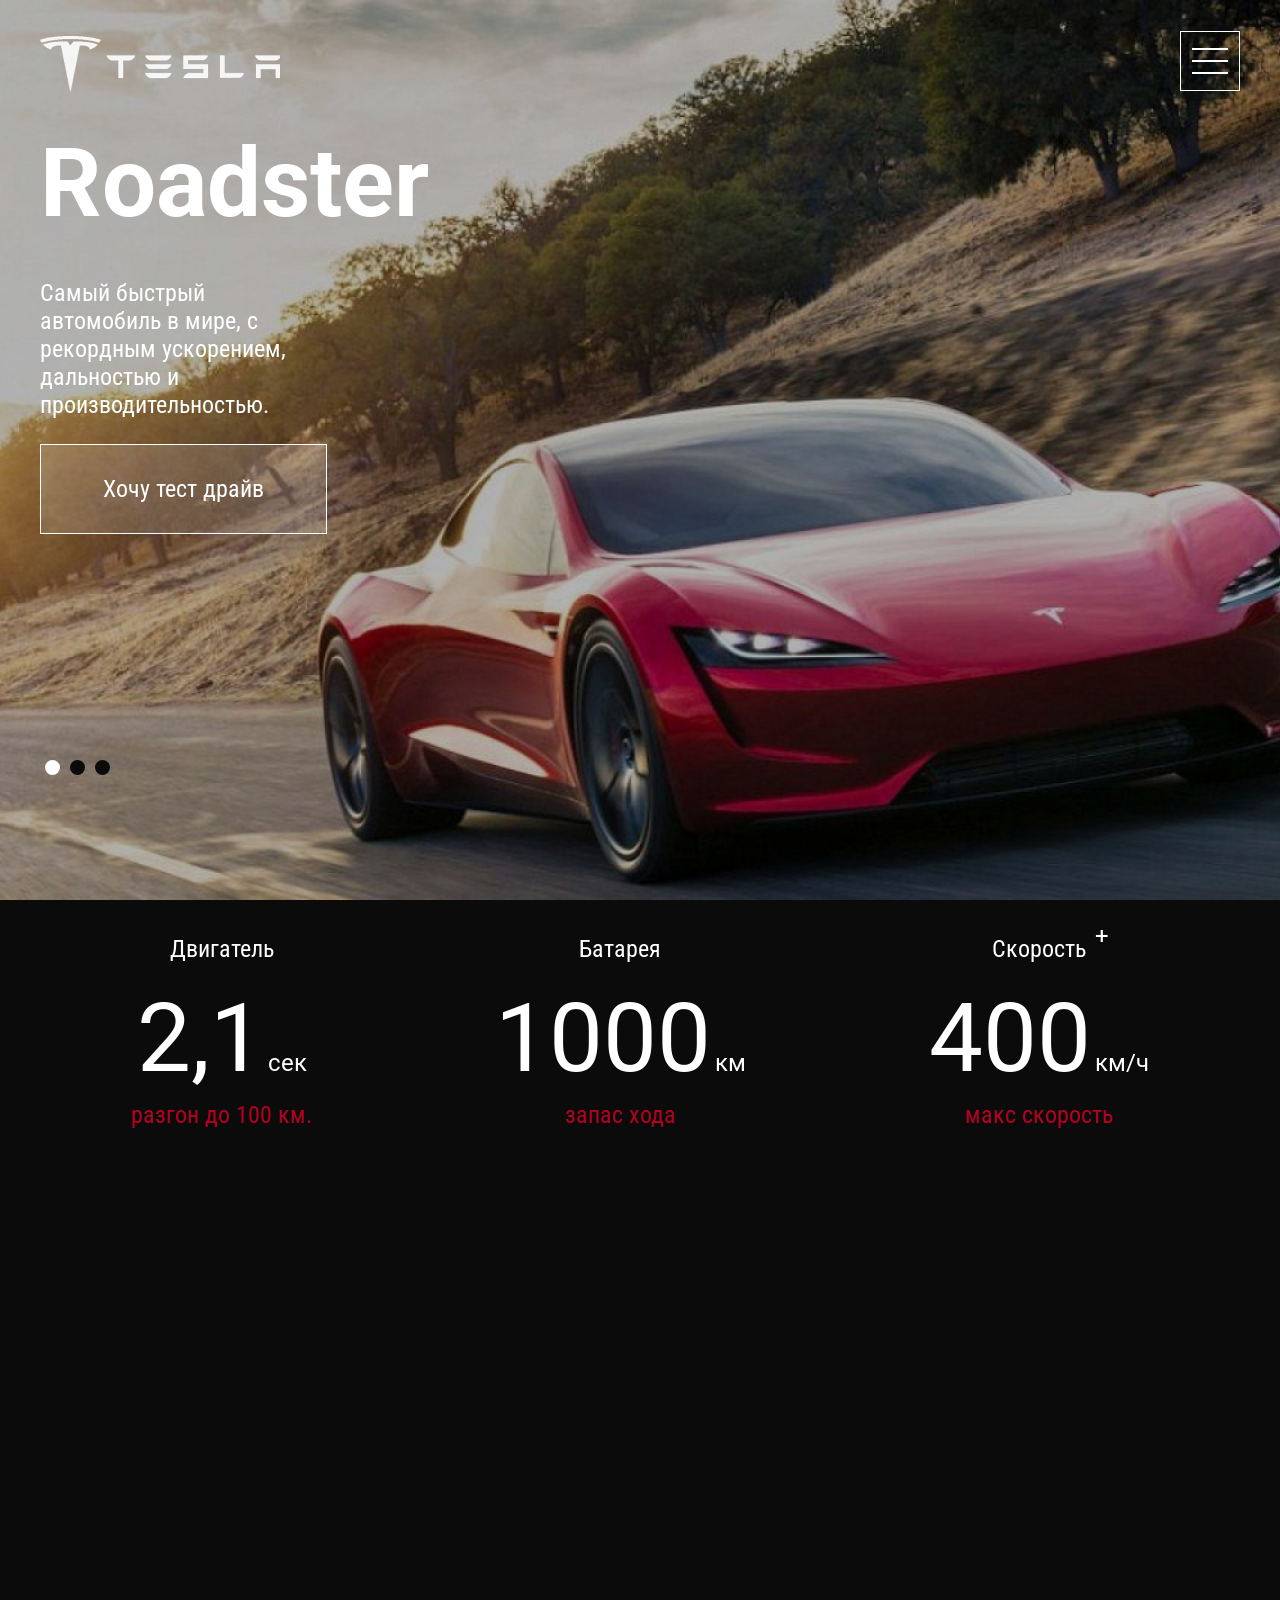
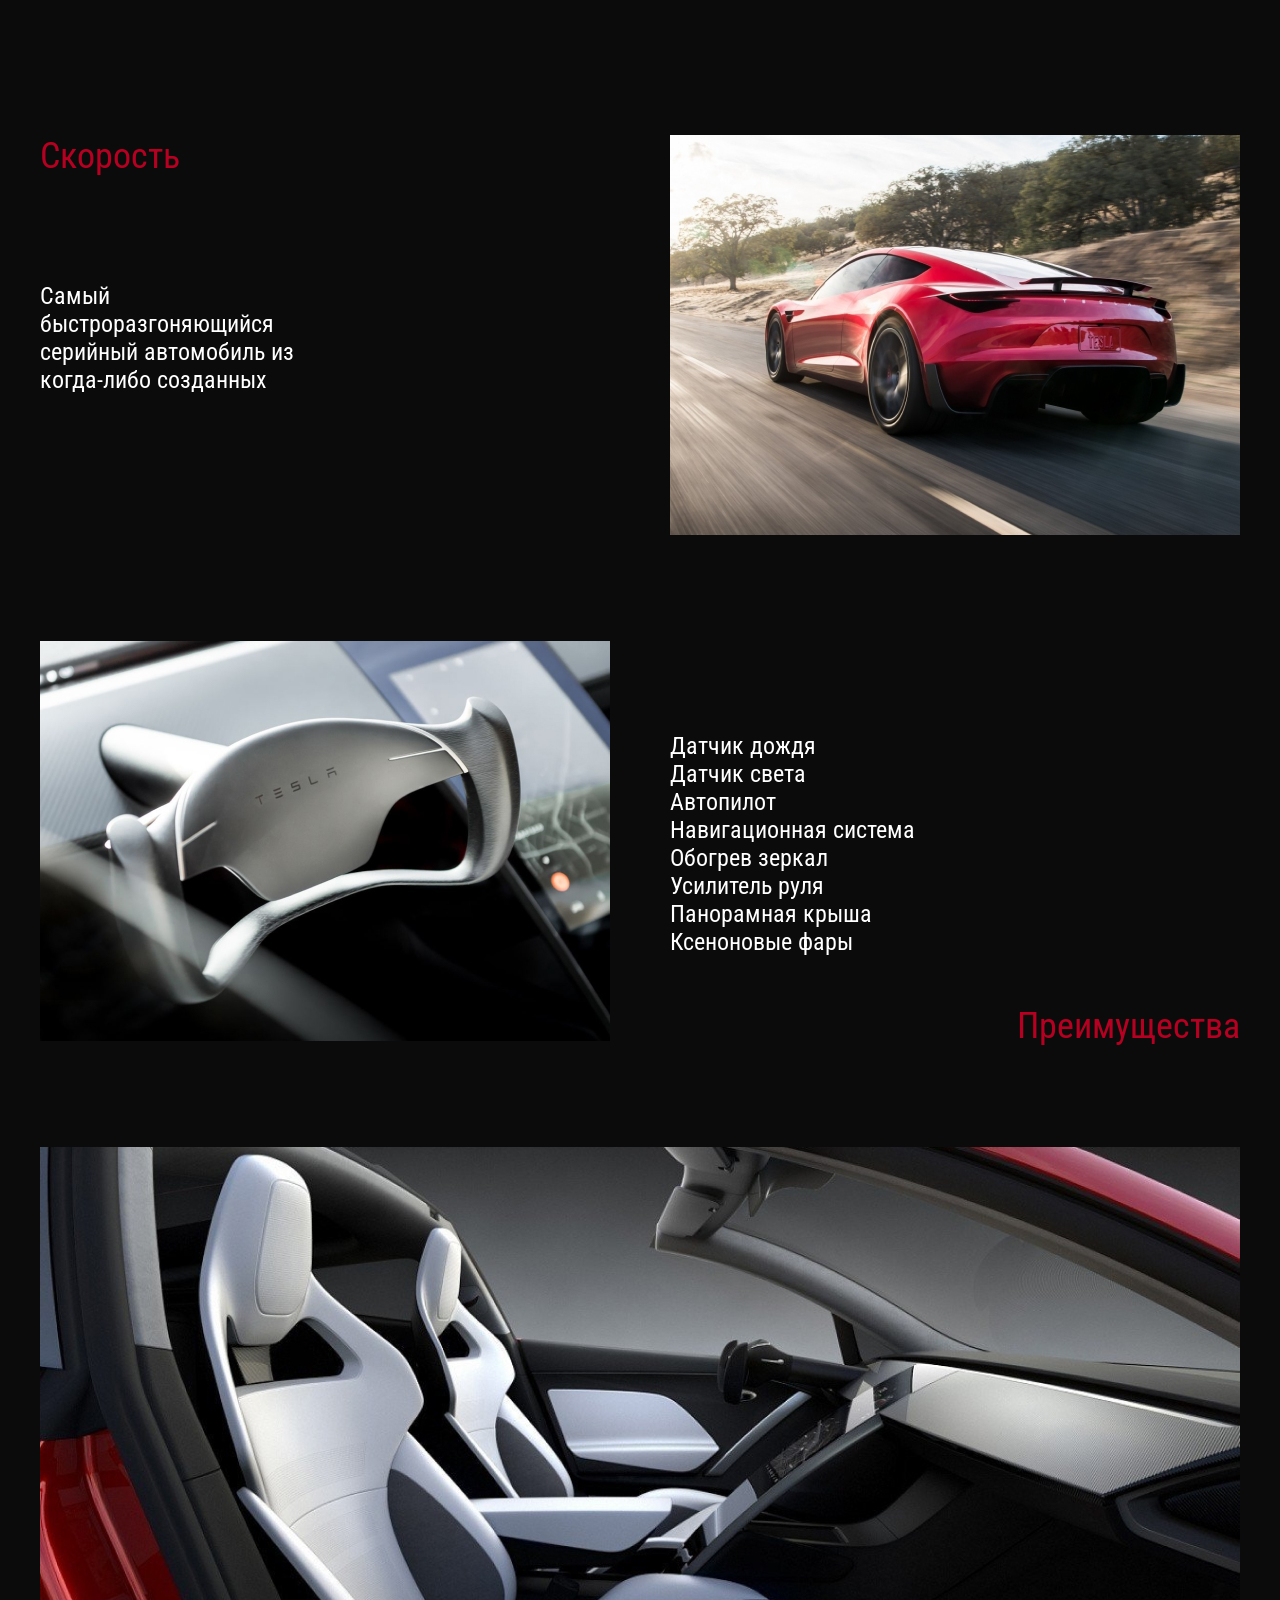
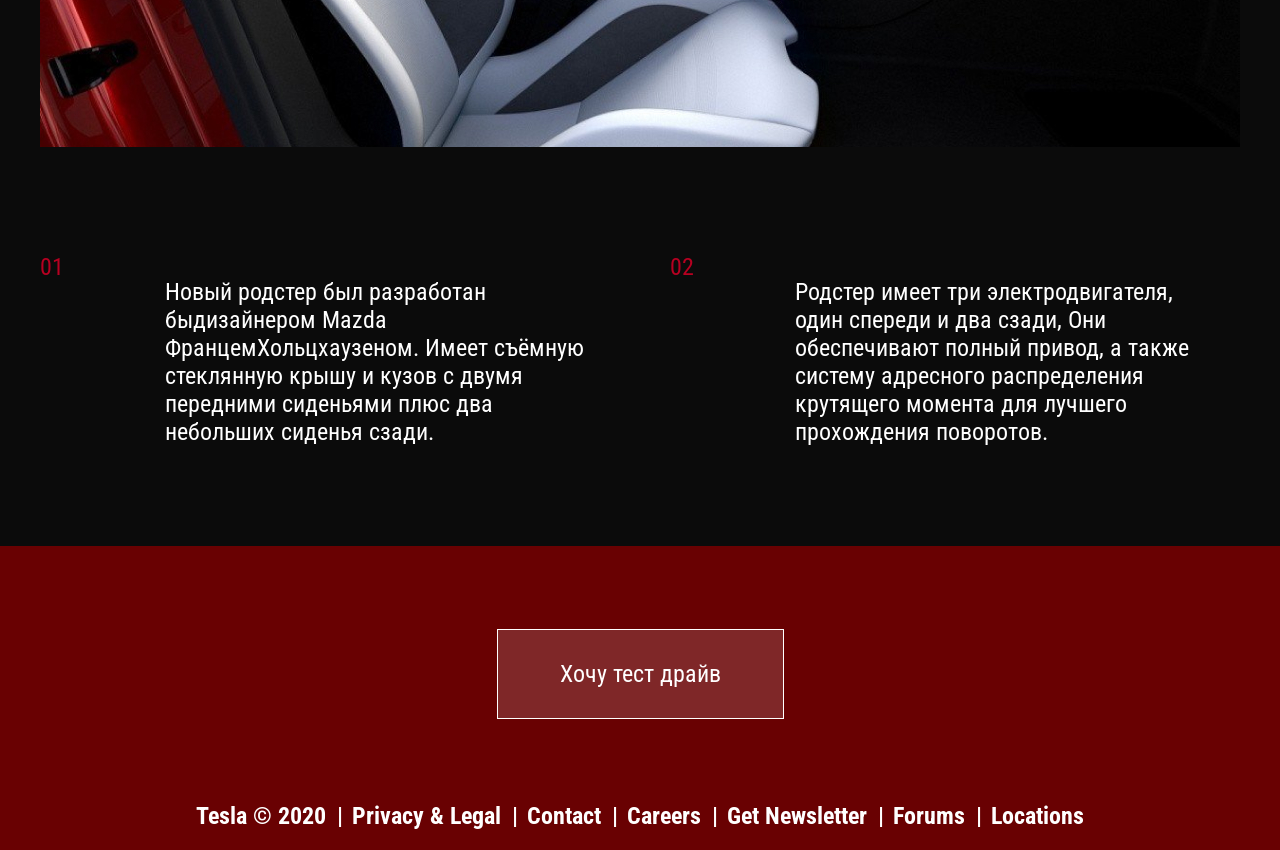
<file: index.html>
<!DOCTYPE html>
<html lang="en">
<head>
  <meta charset="UTF-8">
  <meta name="viewport" content="width=device-width, initial-scale=1.0">
  <meta http-equiv="X-UA-Compatible" content="ie=edge">
  <title>Document</title>
  <link href="https://fonts.googleapis.com/css?family=Roboto|Roboto+Condensed:400,700&display=swap&subset=cyrillic" rel="stylesheet">
  <link rel="stylesheet" href="css/reset.css">
  <link rel="stylesheet" href="css/slick.css">
  <link rel="stylesheet" href="css/style.css">
</head>
<body>
  <header class="header">
    <div class="container">
      <div class="header-top">
        <div class="logo">
          <a href="#">
            <img src="images/logo.png" alt="">
          </a>
        </div>
        <div class="header-btn">
          <div></div>
          <div></div>
          <div></div>
        </div>
      </div>
      <div class="header-content">
        <h1 class=header-content_title>
          Roadster
        </h1>
        <div class="header-content_text">
          Самый быстрый автомобиль в мире, с рекордным ускорением, дальностью и производительностью.
        </div>
        <a href="#" class="button">
          Хочу тест драйв
        </a>
      </div>
    </div>
       
  </header>

  <nav class="menu">
    <div class="container container-menu">
    <div class="close-btn"></div>
    <div class="menu_list">
      <ul>
        <li><a href="#">Узнать цену</a></li>
        <li><a href="#">Характеристики</a></li>
        <li><a href="#">Тест Драйв</a></li>
        <li><a href="#">Новости</a></li>
        <li><a href="#">Контакты</a></li>           
      </ul>
    </div>
  </div>
  </nav>

  <section class="slider-top">
  <div class="slider">
<div class="slider_item" style="background-image: url(images/slide-1.jpg);"></div>
<div class="slider_item" style="background-image: url(images/slide-2.jpg);"></div>
<div class="slider_item" style="background-image: url(images/slide-3.jpg);"></div>

  </div>
</section>

 <section class="statistics">
  <div class="container">
   <div class="statistics-items">
    <div class="statistics-item">
    <div class="statistics-item_title">
      Двигатель

    </div>
      <div class="statistics-item_num">
        2,1 <span>сек</span>

      </div>
        <div class="statistics-item_descr">
        разгон до 100 км.
        </div>
   </div>
   <div class="statistics-item">
    <div class="statistics-item_title">
      Батарея
    </div>
      <div class="statistics-item_num">
        1000 <span>км</span>

      </div>
        <div class="statistics-item_descr">
        запас хода
        </div>

  </div>
  <div class="statistics-item">
    <div class="statistics-item_title">
      Скорость

    </div>
      <div class="statistics-item_num statistics-item_num--speed">
        400 <span>км/ч</span>

      </div>
        <div class="statistics-item_descr">
        макс скорость
        </div>
     </div>
  </div>
  </div>
</section>

<section class="video">
  <div class="container">
    <iframe width="100%" height="400" src="https://www.youtube.com/embed/tw4jkyfY4HE" frameborder="0" allow="accelerometer; autoplay; encrypted-media; gyroscope; picture-in-picture" allowfullscreen></iframe>
</div>
</section>

<section class="advantages">
  <div class="container">
    <div clas="advantages-inner">
      <div class="advantages-inner_row">
        <div class="advantages-descr">
         <div class="advantages_title">Скорость</div>
        <div class="advantages_text">
          Самый 
          быстроразгоняющийся 
          серийный автомобиль 
          из когда-либо созданных
        </div>
        </div>

        <div class="advantages_img">
          <img src="images/advantages-1.jpg" alt="">
        </div>
      </div>

        <div class="advantages-inner_row advantages-inner_row--mobile">
          <div class="advantages_img"><img src="images/advantages-2.jpg" alt="">
        </div>
        <div class="advantages-descr">
          
         <div class="advantages_text">
           <ul>
           <li>Датчик дождя</li>
           <li>Датчик света</li>
           <li>Автопилот</li>
           <li>Навигационная система</li>
           <li>Обогрев зеркал</li>
           <li>Усилитель руля</li>
           <li>Панорамная крыша</li>
           <li>Ксеноновые фары</li>
          </ul>
         
         </div>
         <div class="advantages_title advantages_title--bottom">Преимущества</div>
         </div>

      </div>
    </div>
  </div>
</section>

<section class="design">
 <div class="container">
   <div class="design_images">
     <img src="images/design.jpg" alt="">
   </div>
   <div class="design-row">
     <div class="design-row_item">
      <div class="design-row_item-num">01</div>
        <div class="design-row_item-text">
        Новый родстер был разработан быдизайнером Mazda ФранцемХольцхаузеном. 
        Имеет съёмную стеклянную крышу и кузов с двумя передними сиденьями плюс два небольших сиденья сзади.
        </div>
     </div>
     <div class="design-row_item">
      <div class="design-row_item-num">02</div>
        <div class="design-row_item-text">
          Родстер имеет три электродвигателя, один спереди и два сзади, 
          Они обеспечивают полный привод, а также систему адресного распределения крутящего момента для лучшего прохождения поворотов.
        </div>
     </div>
   </div>
 </div>                    
</section>

<footer class="footer">
  <div class="container">
   <div class="footer-btn">
    <a class="button"  href="#">
      Хочу тест драйв
    </a>
   </div>
   <div class="footer-copy">
   <ul>
     <li>Tesla © 2020</li>
     <li><a href="#">Privacy & Legal</a></li>
     <li><a href="#">Contact</a></li>
     <li><a href="#">Careers</a></li>
     <li><a href="#">Get Newsletter</a></li>
     <li><a href="#">Forums</a></li>
     <li><a href="#">Locations</a></li>
   </ul>
     
  </div>
  </div>
</footer>



  <script src="https://ajax.googleapis.com/ajax/libs/jquery/3.4.1/jquery.min.js"></script>
  <script src="js/slick.min.js"></script>
  <script src="js/main.js"></script>
</body>
</html>
</file>
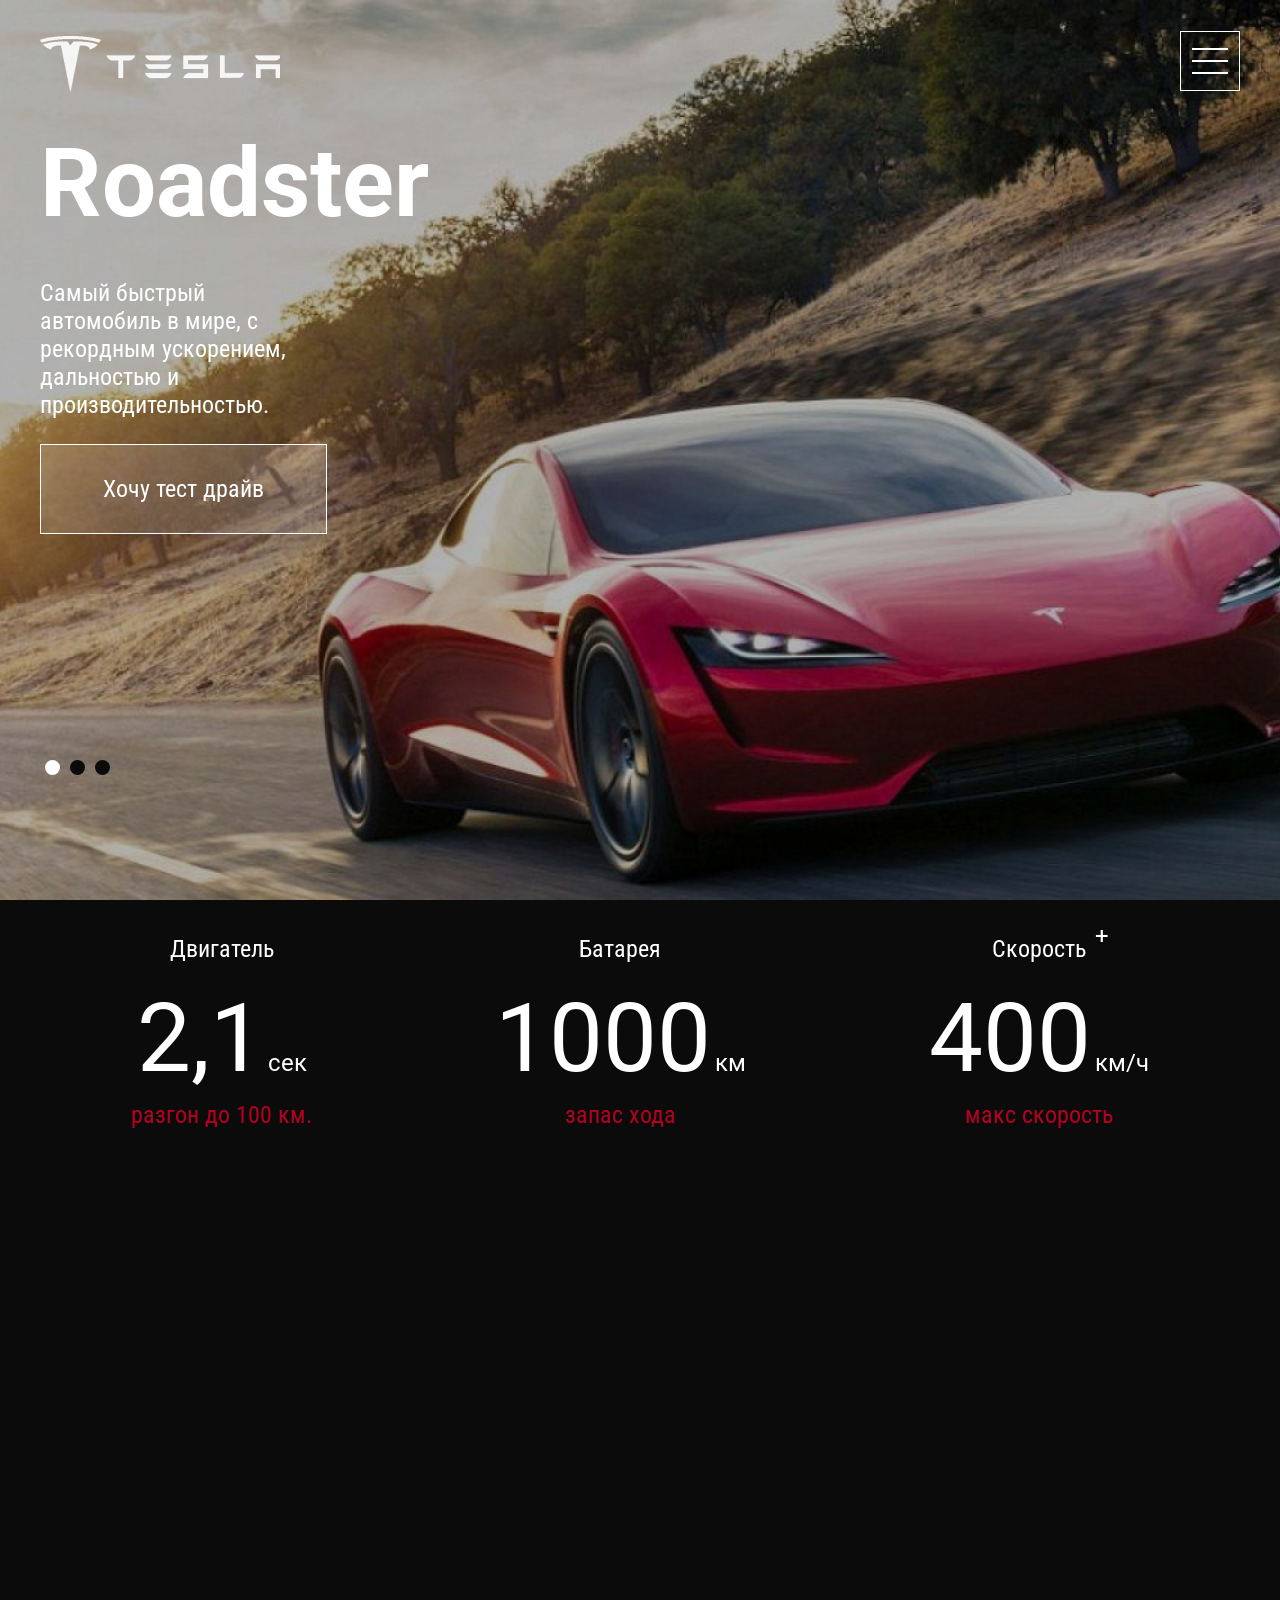
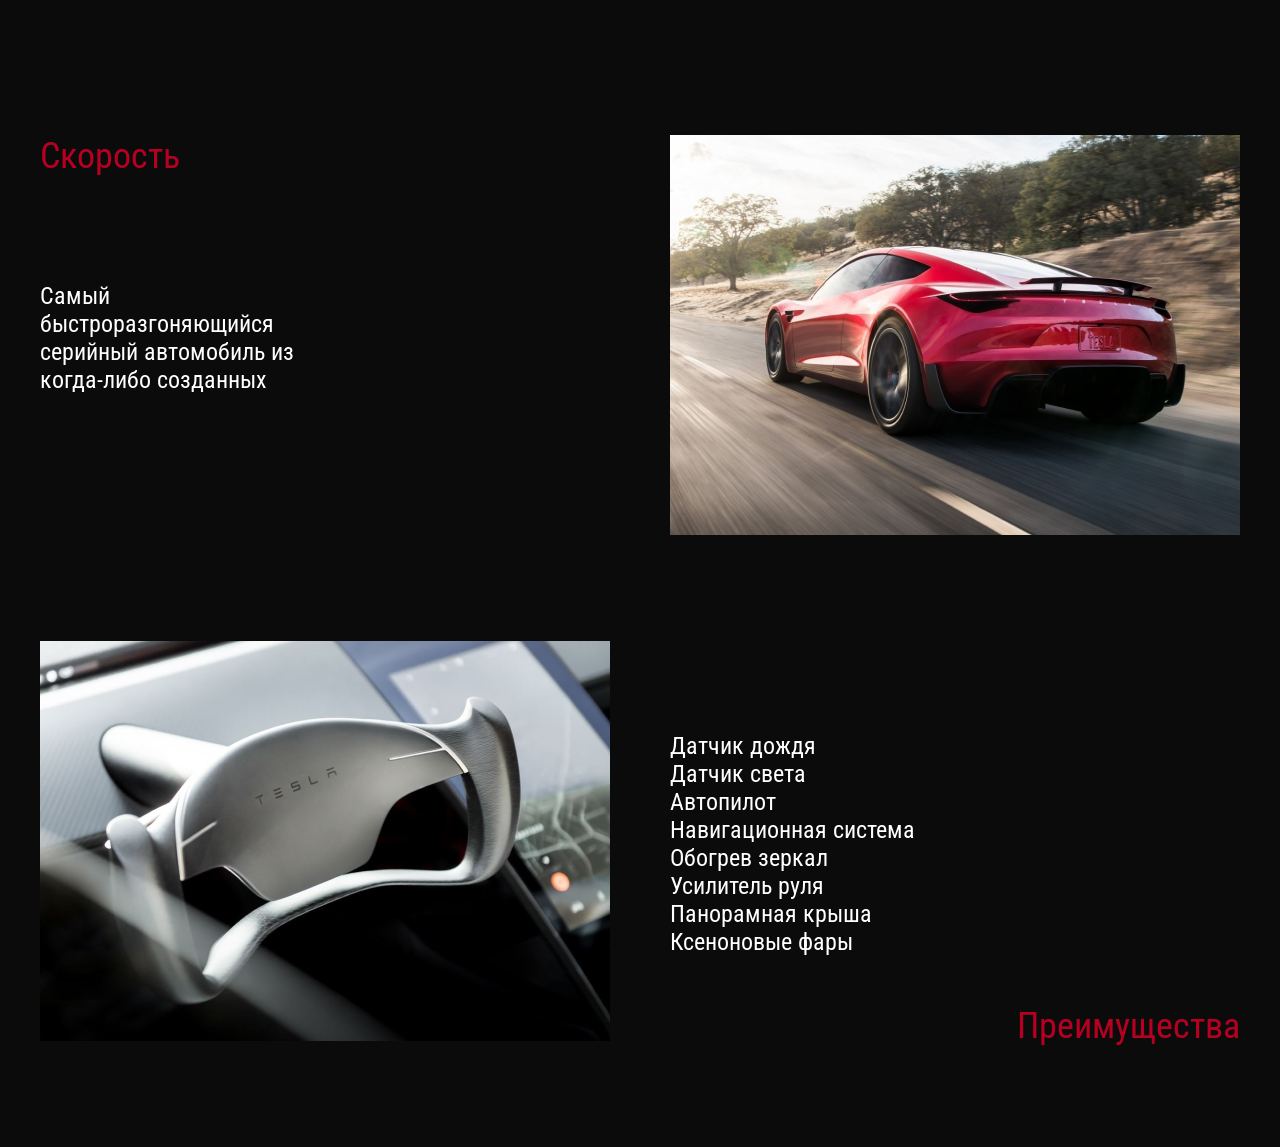
<file: images/index.html>
<!DOCTYPE html>
<html lang="en">
<head>
  <meta charset="UTF-8">
  <meta name="viewport" content="width=device-width, initial-scale=1.0">
  <meta http-equiv="X-UA-Compatible" content="ie=edge">
  <title>Document</title>
  <link href="https://fonts.googleapis.com/css?family=Roboto|Roboto+Condensed:400,700&display=swap&subset=cyrillic" rel="stylesheet">
  <link rel="stylesheet" href="css/reset.css">
  <link rel="stylesheet" href="css/slick.css">
  <link rel="stylesheet" href="css/style.css">
</head>
<body>
  <header class="header">
    <div class="container">
      <div class="header-top">
        <div class="logo">
          <a href="#">
            <img src="images/logo.png" alt="">
          </a>
        </div>
        <div class="header-btn">
          <div></div>
          <div></div>
          <div></div>
        </div>
      </div>
      <div class="header-content">
        <h1 class=header-content_title>
          Roadster
        </h1>
        <div class="header-content_text">
          Самый быстрый автомобиль в мире, с рекордным ускорением, дальностью и производительностью.
        </div>
        <a href="#" class="button">
          Хочу тест драйв
        </a>
      </div>
    </div>
       
  </header>

  <nav class="menu">
    <div class="container container-menu">
    <div class="close-btn"></div>
    <div class="menu_list">
      <ul>
        <li><a href="#">Узнать цену</a></li>
        <li><a href="#">Характеристики</a></li>
        <li><a href="#">Тест Драйв</a></li>
        <li><a href="#">Новости</a></li>
        <li><a href="#">Контакты</a></li>           
      </ul>
    </div>
  </div>
  </nav>

  <section class="slider-top">
  <div class="slider">
<div class="slider_item" style="background-image: url(images/slide-1.jpg);"></div>
<div class="slider_item" style="background-image: url(images/slide-2.jpg);"></div>
<div class="slider_item" style="background-image: url(images/slide-3.jpg);"></div>

  </div>
</section>

 <section class="statistics">
  <div class="container">
   <div class="statistics-items">
    <div class="statistics-item">
    <div class="statistics-item_title">
      Двигатель

    </div>
      <div class="statistics-item_num">
        2,1 <span>сек</span>

      </div>
        <div class="statistics-item_descr">
        разгон до 100 км.
        </div>
   </div>
   <div class="statistics-item">
    <div class="statistics-item_title">
      Батарея
    </div>
      <div class="statistics-item_num">
        1000 <span>км</span>

      </div>
        <div class="statistics-item_descr">
        запас хода
        </div>

  </div>
  <div class="statistics-item">
    <div class="statistics-item_title">
      Скорость

    </div>
      <div class="statistics-item_num statistics-item_num--speed">
        400 <span>км/ч</span>

      </div>
        <div class="statistics-item_descr">
        макс скорость
        </div>
     </div>
  </div>
  </div>
</section>

<section class="video">
  <div class="container">
    <iframe width="100%" height="400" src="https://www.youtube.com/embed/tw4jkyfY4HE" frameborder="0" allow="accelerometer; autoplay; encrypted-media; gyroscope; picture-in-picture" allowfullscreen></iframe>
</div>
</section>

<section class="advantages">
  <div class="container">
    <div clas="advantages-inner">
      <div class="advantages-inner_row">
        <div class="advantages-descr">
         <div class="advantages_title">Скорость</div>
        <div class="advantages_text">
          Самый 
          быстроразгоняющийся 
          серийный автомобиль 
          из когда-либо созданных
        </div>
        </div>

        <div class="advantages_img">
          <img src="images/advantages-1.jpg" alt="">
        </div>
      </div>

        <div class="advantages-inner_row advantages-inner_row--mobile">
          <div class="advantages_img"><img src="images/advantages-2.jpg" alt="">
        </div>
        <div class="advantages-descr">
          
         <div class="advantages_text">
           <ul>
           <li>Датчик дождя</li>
           <li>Датчик света</li>
           <li>Автопилот</li>
           <li>Навигационная система</li>
           <li>Обогрев зеркал</li>
           <li>Усилитель руля</li>
           <li>Панорамная крыша</li>
           <li>Ксеноновые фары</li>
          </ul>
         
         </div>
         <div class="advantages_title advantages_title--bottom">Преимущества</div>
         </div>

      </div>
    </div>
  </div>
</section>
<!--
<section class="design">
 <div class="container">
   <div class="design_images">
     <img src="images/design.jpg" alt="">
   </div>
   <div class="design-row">
     <div class="design-row_item">
      <div class="design-row_item-num">01</div>
        <div class="design-row_item-text">
        Новый родстер был разработан быдизайнером Mazda ФранцемХольцхаузеном. 
        Имеет съёмную стеклянную крышу и кузов с двумя передними сиденьями плюс два небольших сиденья сзади.
        </div>
     </div>
     <div class="design-row_item">
      <div class="design-row_item-num">02</div>
        <div class="design-row_item-text">
          Родстер имеет три электродвигателя, один спереди и два сзади, 
          Они обеспечивают полный привод, а также систему адресного распределения крутящего момента для лучшего прохождения поворотов.
        </div>
     </div>
   </div>
 </div>                    
</section>

<footer class="footer">
  <div class="container">
   <div class="footer-btn">
    <a class="button"  href="#">
      Хочу тест драйв
    </a>
   </div>
   <div class="footer-copy">
   <ul>
     <li>Tesla © 2020</li>
     <li><a href="#">Privacy & Legal</a></li>
     <li><a href="#">Contact</a></li>
     <li><a href="#">Careers</a></li>
     <li><a href="#">Get Newsletter</a></li>
     <li><a href="#">Forums</a></li>
     <li><a href="#">Locations</a></li>
   </ul>
     
  </div>
  </div>
</footer> -->



  <script src="https://ajax.googleapis.com/ajax/libs/jquery/3.4.1/jquery.min.js"></script>
  <script src="js/slick.min.js"></script>
  <script src="js/main.js"></script>
</body>
</html>
</file>
<file: css/style.css>
*{
    box-sizing: border-box;
}

a{
color: #fff;
text-decoration: none;
}

body{
    background-color: #0B0B0B;
    color: #fff;
    font-size: 24px;
    line-height: 28px;
    font-family: 'Roboto Condensed', sans-serif;
    font-weight: 400;
}

.header{
    height: 100vh;
    position: absolute;
    z-index: 5;
    background: rgba(0, 0, 0, 0.3);
    left: 0;
    right: 0;
}

.container{
    padding: 0 15px;
    max-width: 1230px;
    margin: 0 auto;
}

.header-top{
    display: flex;
    justify-content: space-between;
}

.logo{
    padding-top: 36px;
    margin-bottom: 29px;
}

.header-btn{
    width: 60px;
    height: 60px;
    border: 1px solid #fff;
    margin-top: 31px;
    background: rgba(255, 255, 255 0.1);
    cursor: pointer;
    display: flex;
    flex-direction: column;
    align-items: center;
    justify-content: center;

}

.header-btn div{
    width: 36px;
    height: 2px;
    background-color: #fff;
    margin: 5px 0;

}

.header-content_title{
    font-family: 'Roboto', sans-serif;
    font-size: 96px;
    line-height: 112px;
    margin-bottom: 40px;
}

.header-content_text{
    width: 284px;
    margin-bottom: 25px;
}

.button{
    display: inline-block;
    border: 1px solid #fff;
    padding: 30px 62px;
    background: rgba(255, 255, 255, 0.15);
    transition: all .5s;
}
.button:hover{
    background-color: #770302;
}

.menu{
    background-color: #000;
    position: absolute;
    top: 0;
    left: 0;
    left: -100%;
    width: 100%;
    transition: all .5s;
    z-index: 7;
}

.menu.active{
    left: 0;
}

.container-menu{
    position: relative;
}

.close-btn{
    width: 50px;
    height: 50px;
    position: absolute;
    top: 31px;
    right: 0;
    cursor: pointer;
    right: 15px;
    
}

.close-btn::after,
.close-btn::before{
    content: "";
    width: 70px;
    height: 2px;
    background-color: #fff;
    position: absolute;
    transform-origin: left;
}
.close-btn::after{
  transform: rotate(45deg);  
  
}

.close-btn::before{
  transform: rotate(-45deg);  
  bottom: -1px;
}

.menu_list{
    height: 100vh;
    display: flex;
    align-items: center;
    

}

.menu_list ul{
    list-style: none;

}

.menu_list a{
    font-size: 48px;
    line-height: 56px;
    font-weight: bold;
    padding: 30px 25px 14px 0;
    border-bottom: 3px solid #B70021;
    display: inline-block;
    min-width: 368px;
    transition: all .5s;
   
}

.menu_list a:hover{
    border-color: #fff;
    color: #b70021;
    transform: scale(1.2);
    margin-left: 37px;
}

.slider_item{
    height: 100vh;
    background-repeat: no-repeat;
    background-size: cover;
    background-position: center;
}
.slider .slick-dots button{
 width: 15px;
 height: 15px;
 border-radius: 50%;
 background-color: #0B0B0B;
 border: none;
 padding: 0;
 font-size: 0;
 cursor: pointer;
 outline: none;
 
}
.slider .slick-dots .slick-active button{
    background-color: #fff;
}
.slider .slick-dots li{
    display: inline-block;
    margin: 0 5px;
}
.slider .slick-dots{
    margin: -155px auto 0;
    position: relative;
    z-index: 6;
    max-width: 1230px;
    padding: 0 15px;
}
.statistics{
    margin: 160px 0 100px;
}
.statistics-items{
    display: flex;
    justify-content: space-around;
    text-align: center;
}
.statistics-item_title {
    margin-bottom: 19px;
}
.statistics-item_num {
   font-size: 96px;
   line-height: 112px;
   margin-bottom: 7px;
   font-family: 'Roboto', sans-serif;

}
.statistics-item_num span{
    font-size: 24px;
    line-height: 28px;
    margin-left: -20px;

}
.statistics-item_descr {
    color: #b70021;
}
.statistics-item_num--speed{
    display: inline-block;
    position: relative;

}
.statistics-item_num--speed span::before{
    content: "+";
    position: absolute;
    top: -60px;
}
.video{
    margin-bottom: 100px;
}

.advantages-inner_row{
    margin-bottom: 100px;
    display: flex;
    justify-content: space-between;
    align-items: center;
    position: relative;
}
.advantages_title{
    line-height: 42px;
    color: #b70021;
    font-size: 36px;
    position: absolute;
    top: 0;
}   
.advantages_title--bottom{
        right: 0;
        bottom: 0;
        top: auto;
}  

.advantages_text{
    width: 303px;
}
.advantages_text ul{
    list-style: none;
}
.advantages-descr{
    max-width: 570px;
    width: 100%;
}
.design_images{
    margin-bottom: 100px;
}
.design-row{
    display: flex;
    justify-content: space-between;
    margin-bottom: 100px ;
}
.design-row_item{
    max-width: 570px;
    width: 100%;
    padding-right: 15px;
    display: flex;
    justify-content: space-between;
}
.design-row_item-num{
    color: #B70021;
}
.design-row_item-text{
    max-width: 430px;
    padding-top: 25px;
    font-family: Roboto Condensed;
}
.footer{
    background-color: #690102;
    padding: 83px 0 20px;

}
.footer-btn{
    text-align: center;
    margin-bottom: 83px;

}

.footer-btn .button:hover{
   background-color:#0b0b0b;
}

.footer-copy{
    text-align: center;
    font-weight: 700;
}  

.footer-copy ul{
    list-style: none;
}

.footer-copy li{
    display: inline-block;
    padding: 0 10px;
    position: relative;

}
.footer-copy li + li::before{
    content:"|";
    position: absolute;
    left: -5px;

}

@media (max-width: 1220px ) {
    .advantages_text{
      padding-left: 20px;
} 
.design_images img{
    width: 100%;
}     
}
@media (max-width: 1020px ) {
.design-row{
    display: block;
}
.design-row_item{
    max-width: 100%;
}
.design-row_item-text{
    max-width: 100%;
}
.design_images,
.design-row{
    margin-bottom: 50px;
}
.design-row_item{
    margin-bottom: 30px;
    padding-right: 0;
}
}

@media (max-width: 930px ) {
 .advantages-inner_row{
   flex-wrap: wrap;
   justify-content: center;
   margin-bottom: 50px;

}  
.advantages_title{
    position: static;

}  
.advantages-descr{
    text-align: center;
}
.advantages_text{
    margin: 25px auto;
    padding-left: 0;
}
.advantages-inner_row--mobile .advantages-descr{
   order: -1;
   display: flex;
   flex-direction: column;
}
.advantages_title--bottom{
    order: -1;
}

}
@media (max-width: 820px ) {
.statistics-items{
    flex-wrap: wrap;
}


.statistics-item {
    padding: 50px;
}
}
@media (max-width: 650px ) {
.advantages_img img{
    width: 100%;
}
.design-row_item-text{
    font-size: 20px;
}
}
@media (max-width: 440px ) {
    .header-content_title {
        font-size: 80px;
        margin-top: 20px;
        line-height: 90px;
}
}
@media (max-width: 410px ) {
 .logo img{
     width: 200px;
 }

.header-content_title {
    font-size: 70px;
    margin-top: 20px;
    line-height: 85px;
}
.menu_list a {
    font-size: 30px;
    line-height: 44px;
    padding: 19px 10px 7px 0;
    display: block;
    min-width: 100%;
}
.menu_list ul{
    width: 100%;
}

.statistics-item {
    padding: 25px 0;
}
.statistics {
    margin: 110px 0 50px;
}
.button {
    padding: 20px 45px;
}
.video {
    margin-bottom: 50px;
}
.body{
    font-size: 20px;
    line-height: 24px;

}
.advantages_text{
   width: 100%; 
}
}
</file>
<file: images/css/style.css>
*{
    box-sizing: border-box;
}

a{
color: #fff;
text-decoration: none;
}

body{
    background-color: #0B0B0B;
    color: #fff;
    font-size: 24px;
    line-height: 28px;
    font-family: 'Roboto Condensed', sans-serif;
    font-weight: 400;
}

.header{
    height: 100vh;
    position: absolute;
    z-index: 5;
    background: rgba(0, 0, 0, 0.3);
    left: 0;
    right: 0;
}

.container{
    padding: 0 15px;
    max-width: 1230px;
    margin: 0 auto;
}

.header-top{
    display: flex;
    justify-content: space-between;
}

.logo{
    padding-top: 36px;
    margin-bottom: 29px;
}

.header-btn{
    width: 60px;
    height: 60px;
    border: 1px solid #fff;
    margin-top: 31px;
    background: rgba(255, 255, 255 0.1);
    cursor: pointer;
    display: flex;
    flex-direction: column;
    align-items: center;
    justify-content: center;

}

.header-btn div{
    width: 36px;
    height: 2px;
    background-color: #fff;
    margin: 5px 0;

}

.header-content_title{
    font-family: 'Roboto', sans-serif;
    font-size: 96px;
    line-height: 112px;
    margin-bottom: 40px;
}

.header-content_text{
    width: 284px;
    margin-bottom: 25px;
}

.button{
    display: inline-block;
    border: 1px solid #fff;
    padding: 30px 62px;
    background: rgba(255, 255, 255, 0.15);
    transition: all .5s;
}
.button:hover{
    background-color: #770302;
}

.menu{
    background-color: #000;
    position: absolute;
    top: 0;
    left: 0;
    left: -100%;
    width: 100%;
    transition: all .5s;
    z-index: 7;
}

.menu.active{
    left: 0;
}

.container-menu{
    position: relative;
}

.close-btn{
    width: 50px;
    height: 50px;
    position: absolute;
    top: 31px;
    right: 0;
    cursor: pointer;
    right: 15px;
    
}

.close-btn::after,
.close-btn::before{
    content: "";
    width: 70px;
    height: 2px;
    background-color: #fff;
    position: absolute;
    transform-origin: left;
}
.close-btn::after{
  transform: rotate(45deg);  
  
}

.close-btn::before{
  transform: rotate(-45deg);  
  bottom: -1px;
}

.menu_list{
    height: 100vh;
    display: flex;
    align-items: center;
    

}

.menu_list ul{
    list-style: none;

}

.menu_list a{
    font-size: 48px;
    line-height: 56px;
    font-weight: bold;
    padding: 30px 25px 14px 0;
    border-bottom: 3px solid #B70021;
    display: inline-block;
    min-width: 368px;
    transition: all .5s;
   
}

.menu_list a:hover{
    border-color: #fff;
    color: #b70021;
    transform: scale(1.2);
    margin-left: 37px;
}

.slider_item{
    height: 100vh;
    background-repeat: no-repeat;
    background-size: cover;
    background-position: center;
}
.slider .slick-dots button{
 width: 15px;
 height: 15px;
 border-radius: 50%;
 background-color: #0B0B0B;
 border: none;
 padding: 0;
 font-size: 0;
 cursor: pointer;
 outline: none;
 
}
.slider .slick-dots .slick-active button{
    background-color: #fff;
}
.slider .slick-dots li{
    display: inline-block;
    margin: 0 5px;
}
.slider .slick-dots{
    margin: -155px auto 0;
    position: relative;
    z-index: 6;
    max-width: 1230px;
    padding: 0 15px;
}
.statistics{
    margin: 160px 0 100px;
}
.statistics-items{
    display: flex;
    justify-content: space-around;
    text-align: center;
}
.statistics-item_title {
    margin-bottom: 19px;
}
.statistics-item_num {
   font-size: 96px;
   line-height: 112px;
   margin-bottom: 7px;
   font-family: 'Roboto', sans-serif;

}
.statistics-item_num span{
    font-size: 24px;
    line-height: 28px;
    margin-left: -20px;

}
.statistics-item_descr {
    color: #b70021;
}
.statistics-item_num--speed{
    display: inline-block;
    position: relative;

}
.statistics-item_num--speed span::before{
    content: "+";
    position: absolute;
    top: -60px;
}
.video{
    margin-bottom: 100px;
}

.advantages-inner_row{
    margin-bottom: 100px;
    display: flex;
    justify-content: space-between;
    align-items: center;
    position: relative;
}
.advantages_title{
    line-height: 42px;
    color: #b70021;
    font-size: 36px;
    position: absolute;
    top: 0;
}   
.advantages_title--bottom{
        right: 0;
        bottom: 0;
        top: auto;
}  

.advantages_text{
    width: 303px;
}
.advantages_text ul{
    list-style: none;
}
.advantages-descr{
    max-width: 570px;
    width: 100%;
}
.design_images{
    margin-bottom: 100px;
}
.design-row{
    display: flex;
    justify-content: space-between;
    margin-bottom: 100px ;
}
.design-row_item{
    max-width: 570px;
    width: 100%;
    padding-right: 15px;
    display: flex;
    justify-content: space-between;
}
.design-row_item-num{
    color: #B70021;
}
.design-row_item-text{
    max-width: 430px;
    padding-top: 25px;
    font-family: Roboto Condensed;
}
.footer{
    background-color: #690102;
    padding: 83px 0 20px;

}
.footer-btn{
    text-align: center;
    margin-bottom: 83px;

}

.footer-btn .button:hover{
   background-color:#0b0b0b;
}

.footer-copy{
    text-align: center;
    font-weight: 700;
}  

.footer-copy ul{
    list-style: none;
}

.footer-copy li{
    display: inline-block;
    padding: 0 10px;
    position: relative;

}
.footer-copy li + li::before{
    content:"|";
    position: absolute;
    left: -5px;

}

@media (max-width: 1220px ) {
    .advantages_text{
      padding-left: 20px;
}      
}
@media (max-width: 930px ) {
 .advantages-inner_row{
   flex-wrap: wrap;
   justify-content: center;
   margin-bottom: 50px;

}  
.advantages_title{
    position: static;

}  
.advantages-descr{
    text-align: center;
}
.advantages_text{
    margin: 25px auto;
    padding-left: 0;
}
.advantages-inner_row--mobile .advantages-descr{
   order: -1;
}

}

@media (max-width: 820px ) {
.statistics-items{
    flex-wrap: wrap;
}


.statistics-item {
    padding: 50px;
}

}

@media (max-width: 410px ) {
 .logo img{
     width: 200px;
 }
.header-content_title {
    font-size: 70px;
    margin-top: 20px;
    line-height: 85px;
}
.menu_list a {
    font-size: 30px;
    line-height: 44px;
    padding: 19px 10px 7px 0;
    display: block;
    min-width: 100%;
}
.menu_list ul{
    width: 100%;
}

.statistics-item {
    padding: 25px 0;
}
.statistics {
    margin: 110px 0 50px;
}
.button {
    padding: 20px 45px;
}
.video {
    margin-bottom: 50px;
}

}
</file>
